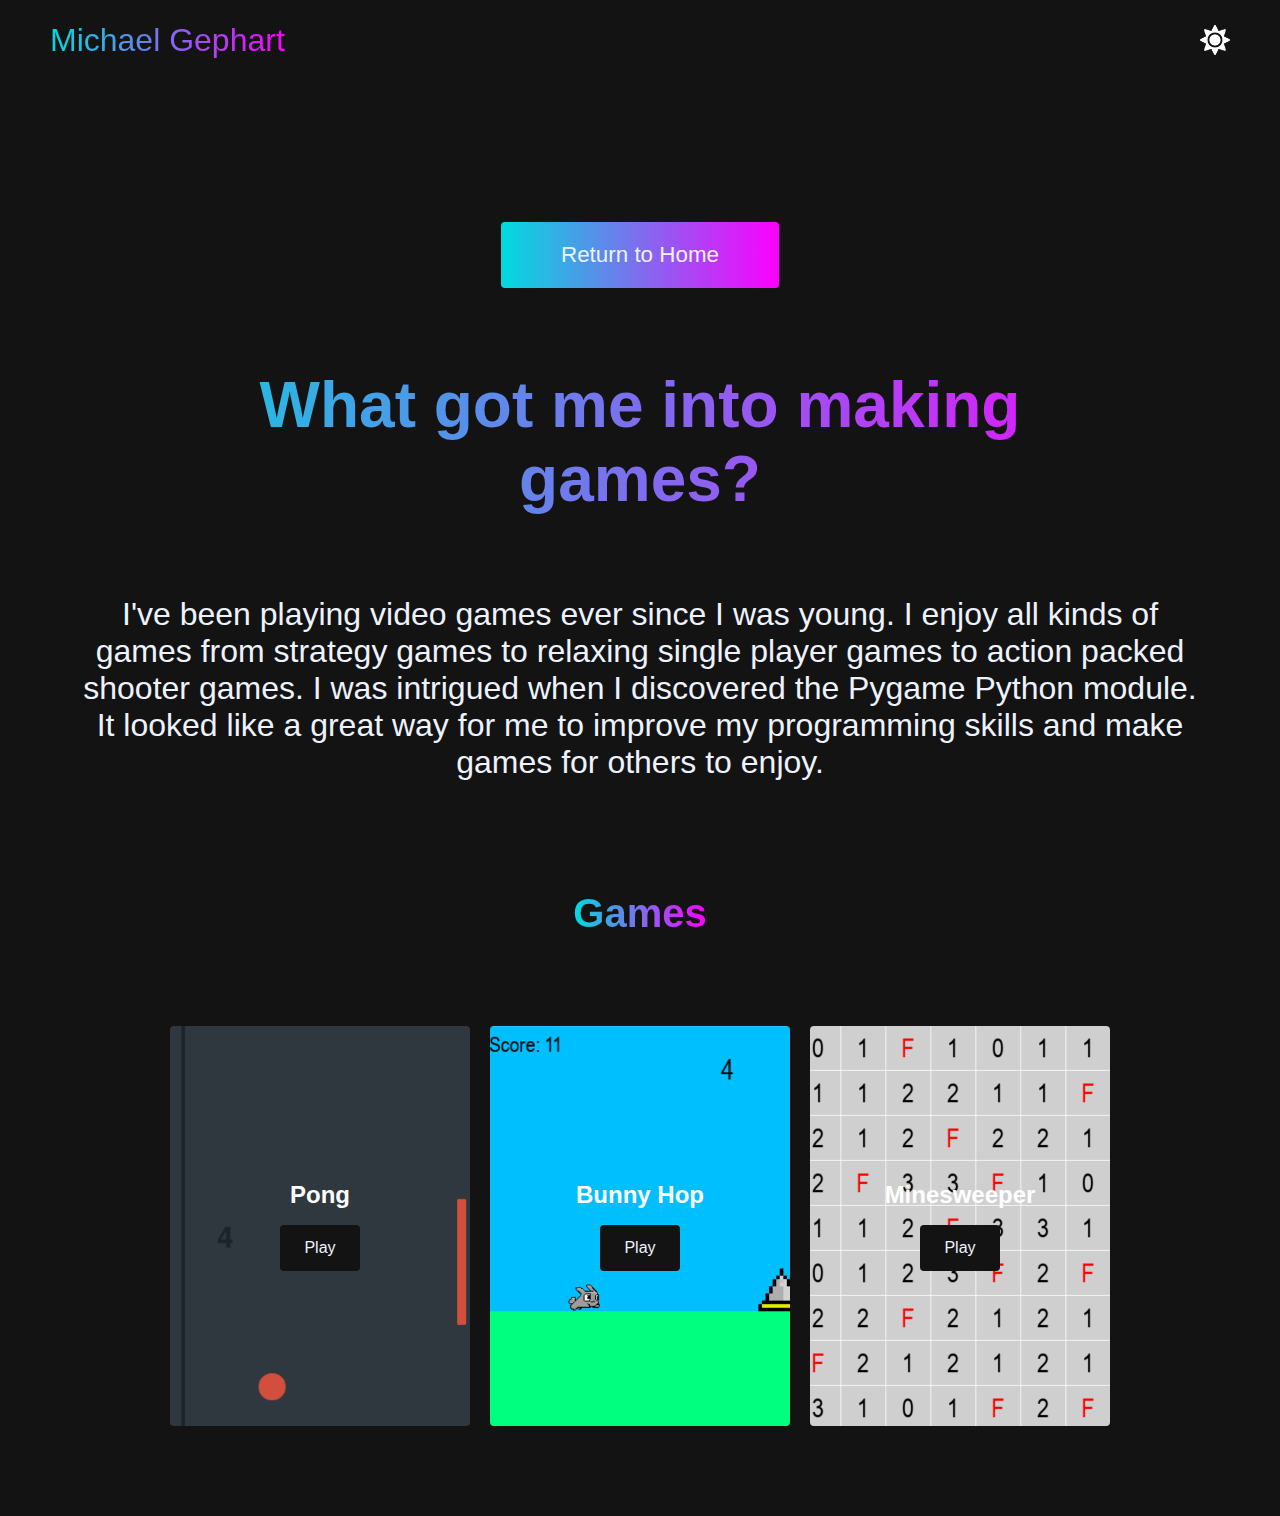
<file: games.html>
<!DOCTYPE html>
<html lang="en">
<head>
    <meta charset="UTF-8">
    <meta name="viewport" content="width=device-width, initial-scale=1.0">
    <title>Game Page</title>
    <link rel="stylesheet" href="stylesGames.css">
</head>
<body onload="onload()" class="dark__mode">
    <!-- Navbar Section -->
    <nav class="navbar">
        <div class="navbar__container">
            <a href="#home" id="navbar__logo">Michael Gephart</a>
            <ul class="navbar__menu">
                <button class="mode__toggle" onclick="lightMode()"></button>
            </ul>
        </div>
    </nav>
    
    <!-- Motivation Section -->
    <div class="motivation" id="home">
        <div class="motivation__container">
            <button class="home__btn" type="button" onclick="location.href='index.html'">Return to Home</button>
            <h1 class="motivation__heading">What got me into making games?</h1>
            <p class="motivation__description">I've been playing video games ever since I was young. I enjoy all kinds of games from strategy games to relaxing single player games to action packed shooter games. 
                I was intrigued when I discovered the Pygame Python module. It looked like a great way for me to improve my programming skills and make games for others to enjoy.
            </p>
        </div>
    </div>

    <!-- Game Section -->
     <div class="game" id="game">
        <h1 class="game__heading">Games</h1>
        <div class="game__wrapper">
            <div class="game__card">
                <h2>Pong</h2>
                <div class="game__btn"><button type="button" onclick="window.open('./games/pong/index.html', '_blank')">Play</button></div>
            </div>
            <div class="game__card">
                <h2>Bunny Hop</h2>
                <div class="game__btn"><button type="button" onclick="window.open('./games/bunnyHop/index.html', '_blank')">Play</button></div>
            </div>
            <div class="game__card">
                <h2>Minesweeper</h2>
                <div class="game__btn"><button type="button" onclick="window.open('./games/minesweeper/index.html', '_blank')">Play</button></div>
            </div>
        </div>
     </div>
</body>
<script src="app.js"></script>
</html>
</file>
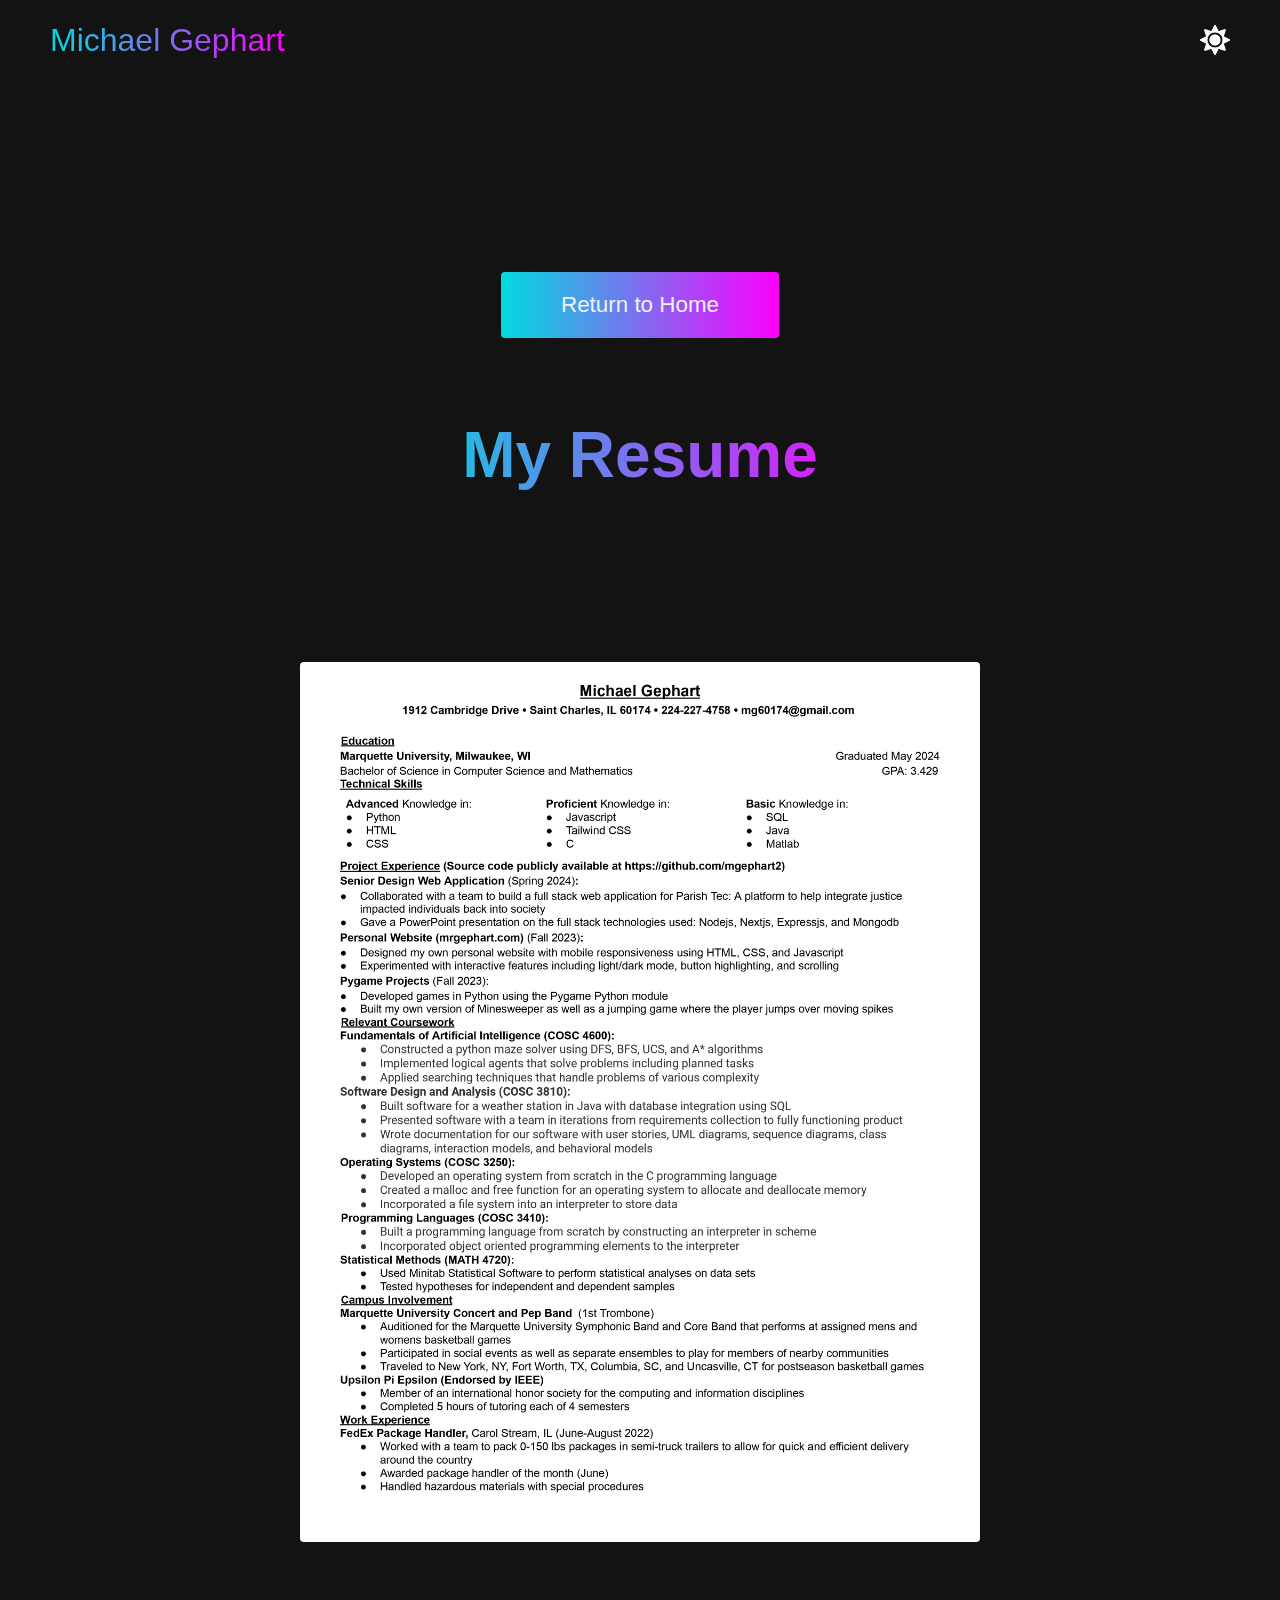
<file: resume.html>
<!DOCTYPE html>
<html lang="en">
<head>
    <meta charset="UTF-8">
    <meta name="viewport" content="width=device-width, initial-scale=1">
    <title>Resume Page</title>
    <link rel="stylesheet" href="stylesResume.css">
</head>
<body onload="onload()" class="dark__mode">
    <!-- Navbar Section -->
    <nav class="navbar">
        <div class="navbar__container">
            <a href="#home" id="navbar__logo">Michael Gephart</a>
            <ul class="navbar__menu">
                <button class="mode__toggle" onclick="lightMode()"></button>
            </ul>
        </div>
    </nav>
    <!-- Resume Section -->
    <div class="resume" id="home">
        <div class="resume__content">
            <button class="home__btn" type="button" onclick="location.href='index.html'">Return to Home</button>
            <h1 class="resume__heading">My Resume</h1>
        </div>
        <div class="resume__img--container">
        </div>
    </div>
    <script src="app.js"></script>
</body>
</html>
</file>
<file: stylesGames.css>
* {
    box-sizing: border-box;
    margin: 0;
    padding: 0;
    font-family: 'Kumbh Sans', sans-serif;
    scroll-behavior: smooth;
}

.dark__mode {
    --background-color: #131313;
    --color: #edf2fc;
    --icon: url('images/sun.png');
}

.light__mode {
    --background-color: #edf2fc;
    --color: #131313;
    --icon: url('images/moon.png');
}

/* Navbar Section */
.navbar {
    background: var(--background-color);
    height: 80px;
    display: flex;
    justify-content: center;
    align-items: center;
    font-size: 1.2rem;
    position: sticky;
    top: 0;
    z-index: 999;
}

.navbar__container {
    display: flex;
    justify-content: space-between;
    height: 80px;
    z-index: 1;
    width: 100%;
    max-width: 1300px;
    margin: 0 auto;
    padding: 0 50px;
}

.navbar__menu {
    display: flex;
    align-items: center;
    list-style: none;
}

#navbar__logo {
    background-image: linear-gradient(to right, #00dbde 0%, #fc00ff 100%);
    background-size: 100%;
    -webkit-background-clip: text;
    -moz-background-clip: text;
    -webkit-text-fill-color: transparent;
    -moz-text-fill-color: transparent;
    display: flex;
    align-items: center;
    cursor: pointer;
    text-decoration: none;
    font-size: 2rem;
}

.mode__toggle {
    width: 30px;
    height: 30px;
    cursor: pointer;
    border: none;
    outline: none;
    background-color: var(--background-color);
    background-image: var(--icon);
    background-size: cover;
}

/* Motivation Section */
.motivation {
    background: var(--background-color);
    display: flex;
    flex-direction: column;
    justify-content: center;
    align-items: center;
    height: 100%;
    padding-top: 5rem;
}

.motivation__container {
    display: flex;
    flex-direction: column;
    justify-content: center;
    align-items: center;
    max-width: 1200px;
    margin: 0 auto;
    height: 90%;
    text-align: center;
    padding: 30px;
}

.home__btn {
    font-size: 1.4rem;
    color: var(--color);
    background: #00dbde;
    background: -webkit-linear-gradient(to right, #00dbde, #fc00ff);
    background: linear-gradient(to right, #00dbde 0%, #fc00ff 100%);
    padding: 20px 60px;
    border: none;
    border-radius: 4px;
    margin-top: 2rem;
    cursor: pointer;
    position: relative;
    transition: all 0.35s;
    outline: none;
}

.motivation__heading {
    font-size: 4rem;
    background-image: linear-gradient(to right, #00dbde 0%, #fc00ff 100%);
    background-size: 100%;
    -webkit-background-clip: text;
    -moz-background-clip: text;
    -webkit-text-fill-color: transparent;
    -moz-text-fill-color: transparent;
    padding: 5rem;
}

.motivation__description {
    font-size: 2rem;
    font-weight: normal;
    color: var(--color);
}

/* Game Section */
.game {
    background: var(--background-color);
    display: flex;
    flex-direction: column;
    justify-content: center;
    align-items: center;
    height: 100%;
    padding: 5rem 0;
}

.game__heading {
    background-image: linear-gradient(to right, #00dbde 0%, #fc00ff 100%);
    background-size: 100%;
    -webkit-background-clip: text;
    -moz-background-clip: text;
    -webkit-text-fill-color: transparent;
    -moz-text-fill-color: transparent;
    margin-bottom: 5rem;
    font-size: 2.5rem;
}

.game__wrapper {
    display: flex;
}

.game__card {
    margin: 10px;
    height: 400px;
    width: 300px;
    border-radius: 4px;
    display: flex;
    flex-direction: column;
    justify-content: center;
    align-items: center;
    color: #fff;
    background-size: cover;
    transition: 0.3s ease-in;
}

.game__card:nth-child(1) {
    background-image: url('images/PongPic.png');
    background-position: right;
}

.game__card:nth-child(2) {
    background-image: url('images/BunnyHopPic.png');
}

.game__card:nth-child(3) {
    background-image: url('images/MinesweeperPic.png');
}

.game__btn {
    display: flex;
    justify-content: center;
    margin-top: 16px;
}

.game__card button {
    color: var(--color);
    padding: 14px 24px;
    border: none;
    outline: none;
    border-radius: 4px;
    background: var(--background-color);
    font-size: 1rem;
}

.game__card button:hover {
    cursor: pointer;
}

.game__card:hover {
    transform: scale(1.075);
    transition: 0.3s ease-in;
    cursor: pointer;
}
</file>
<file: stylesResume.css>
* {
    box-sizing: border-box;
    margin: 0;
    padding: 0;
    font-family: 'Kumbh Sans', sans-serif;
    scroll-behavior: smooth;
}

.dark__mode {
    --background-color: #131313;
    --color: #edf2fc;
    --icon: url('images/sun.png');
}

.light__mode {
    --background-color: #edf2fc;
    --color: #131313;
    --icon: url('images/moon.png');
}

/* Navbar Section */
.navbar {
    background: var(--background-color);
    height: 80px;
    display: flex;
    justify-content: center;
    align-items: center;
    font-size: 1.2rem;
    position: sticky;
    top: 0;
    z-index: 999;
}

.navbar__container {
    display: flex;
    justify-content: space-between;
    height: 80px;
    z-index: 1;
    width: 100%;
    max-width: 1300px;
    margin: 0 auto;
    padding: 0 50px;
}

.navbar__menu {
    display: flex;
    align-items: center;
    list-style: none;
}

#navbar__logo {
    background-image: linear-gradient(to right, #00dbde 0%, #fc00ff 100%);
    background-size: 100%;
    -webkit-background-clip: text;
    -moz-background-clip: text;
    -webkit-text-fill-color: transparent;
    -moz-text-fill-color: transparent;
    display: flex;
    align-items: center;
    cursor: pointer;
    text-decoration: none;
    font-size: 2rem;
}

.mode__toggle {
    width: 30px;
    height: 30px;
    cursor: pointer;
    border: none;
    outline: none;
    background-color: var(--background-color);
    background-image: var(--icon);
    background-size: cover;
}

/* Resume Section */
.resume {
    background: var(--background-color);
    display: flex;
    flex-direction: column;
    justify-content: center;
    align-items: center;
    height: 100%;
    padding: 5rem 0;
}

.resume__content {
    width: 100%;
    display: flex;
    flex-direction: column;
    justify-content: center;
    align-items: center;
    height: 100%;
    padding: 5rem 0;
}

.resume__heading {
    font-size: 4rem;
    background-image: linear-gradient(to right, #00dbde 0%, #fc00ff 100%);
    background-size: 100%;
    -webkit-background-clip: text;
    -moz-background-clip: text;
    -webkit-text-fill-color: transparent;
    -moz-text-fill-color: transparent;
    padding: 5rem;
}

.home__btn {
    font-size: 1.4rem;
    color: var(--color);
    background: #00dbde;
    background: -webkit-linear-gradient(to right, #00dbde, #fc00ff);
    background: linear-gradient(to right, #00dbde 0%, #fc00ff 100%);
    padding: 20px 60px;
    border: none;
    border-radius: 4px;
    margin-top: 2rem;
    cursor: pointer;
    position: relative;
    transition: all 0.35s;
    outline: none;
}

.resume__img--container {
    margin: 10px;
    height: 880px;
    width: 680px;
    border-radius: 4px;
    display: flex;
    flex-direction: column;
    justify-content: center;
    align-items: center;
    color: #fff;
    background-image: url('images/Gephart_Resume_COSC.jpg');
    background-size: cover;
}

@media screen and (max-width: 750px) {
    
    .resume__heading {
        text-align: center;
    }

    .resume__img--container {
        height: 660px;
        width: 510px;
    }
}

@media screen and (max-width: 520px) {
    
    .resume__img--container {
        height: 440px;
        width: 340px;
    }
}

@media screen and (max-width: 400px) {
    
    .resume__img--container {
        height: 275px;
        width: 212.5px;
    }
}
</file>
